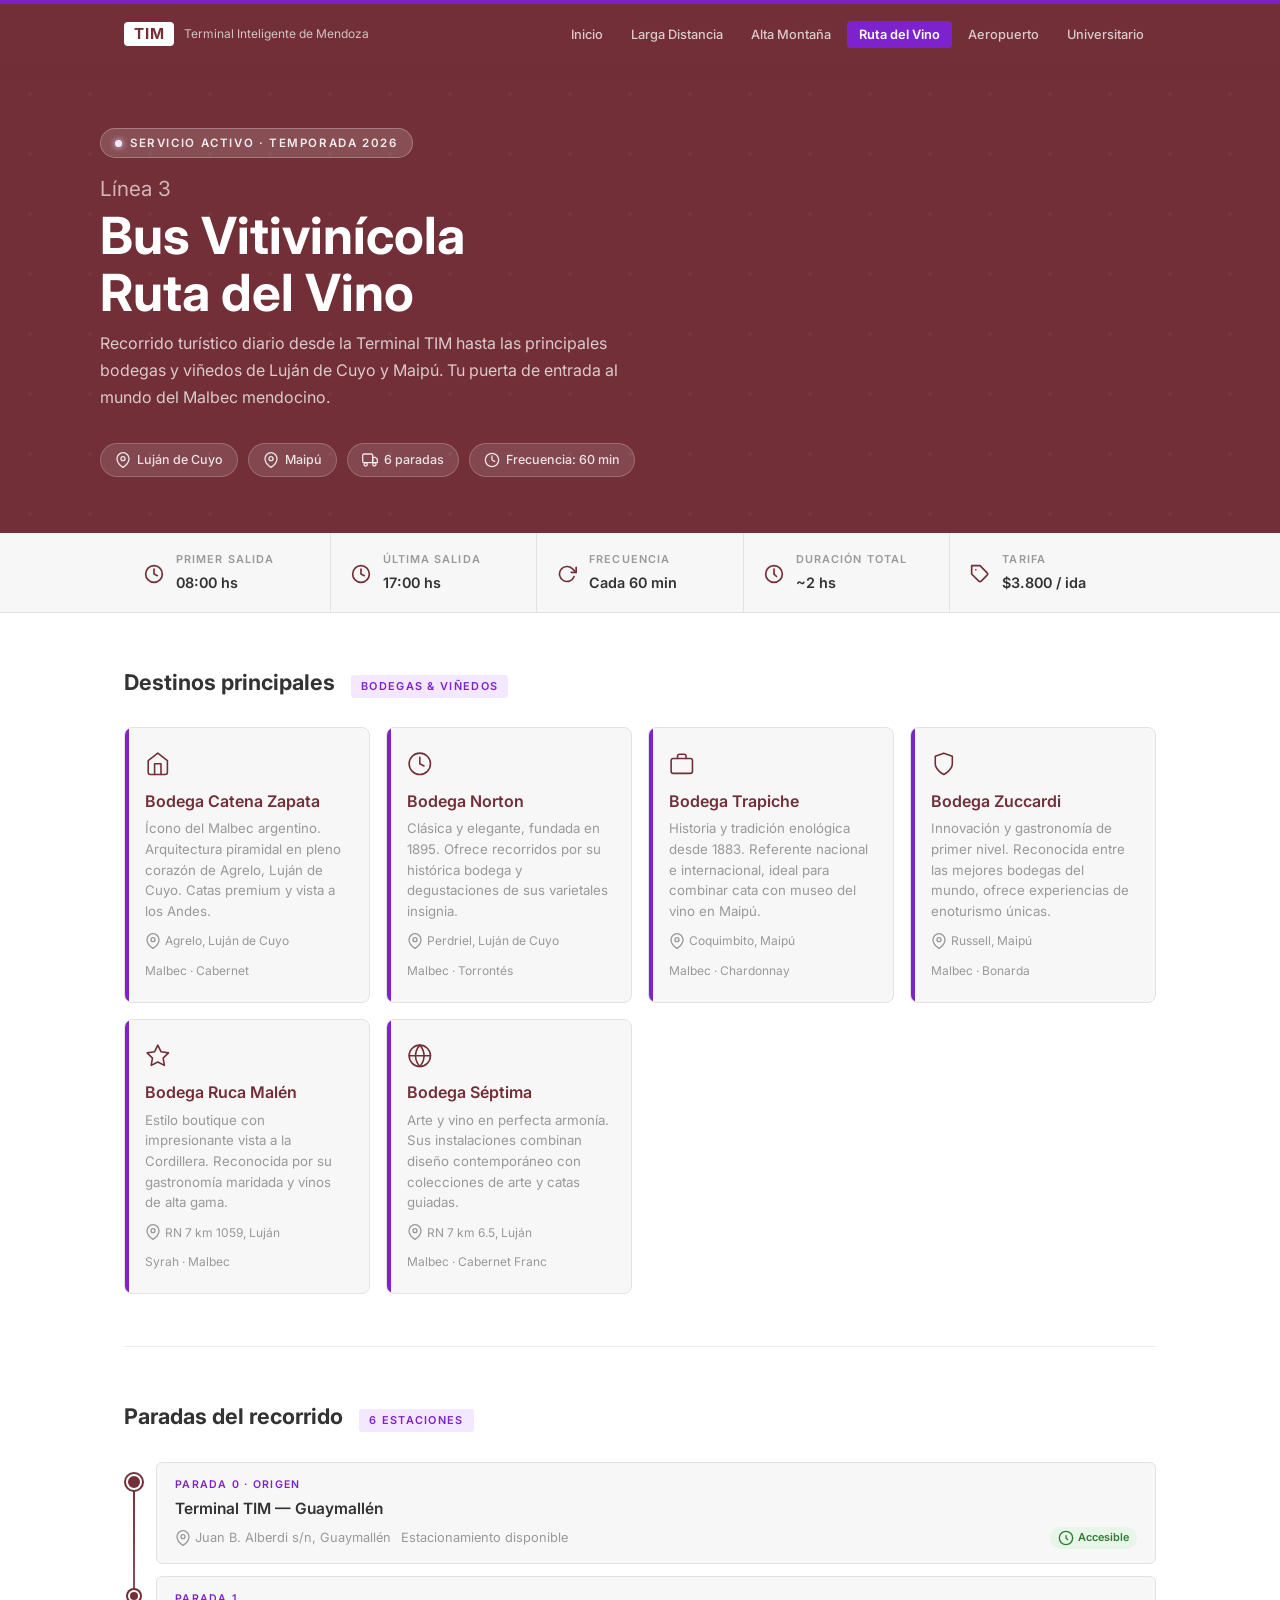
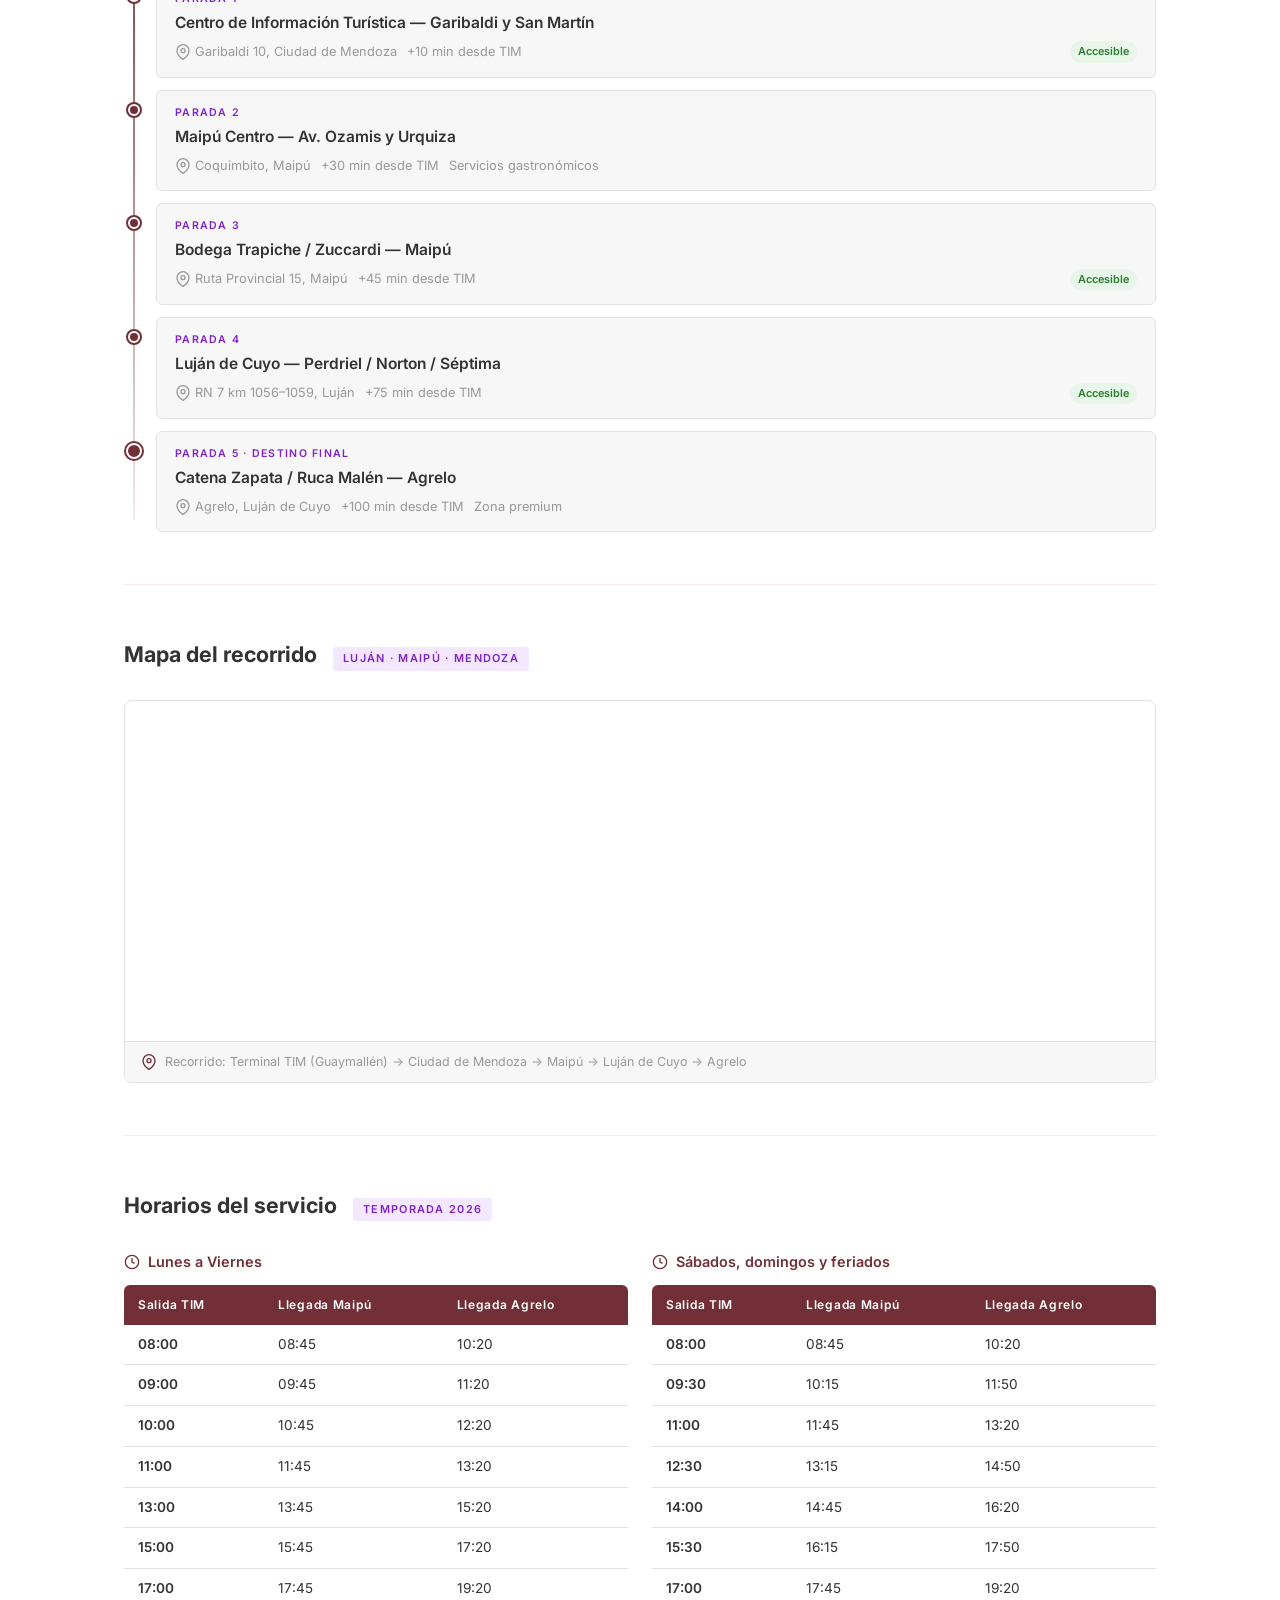
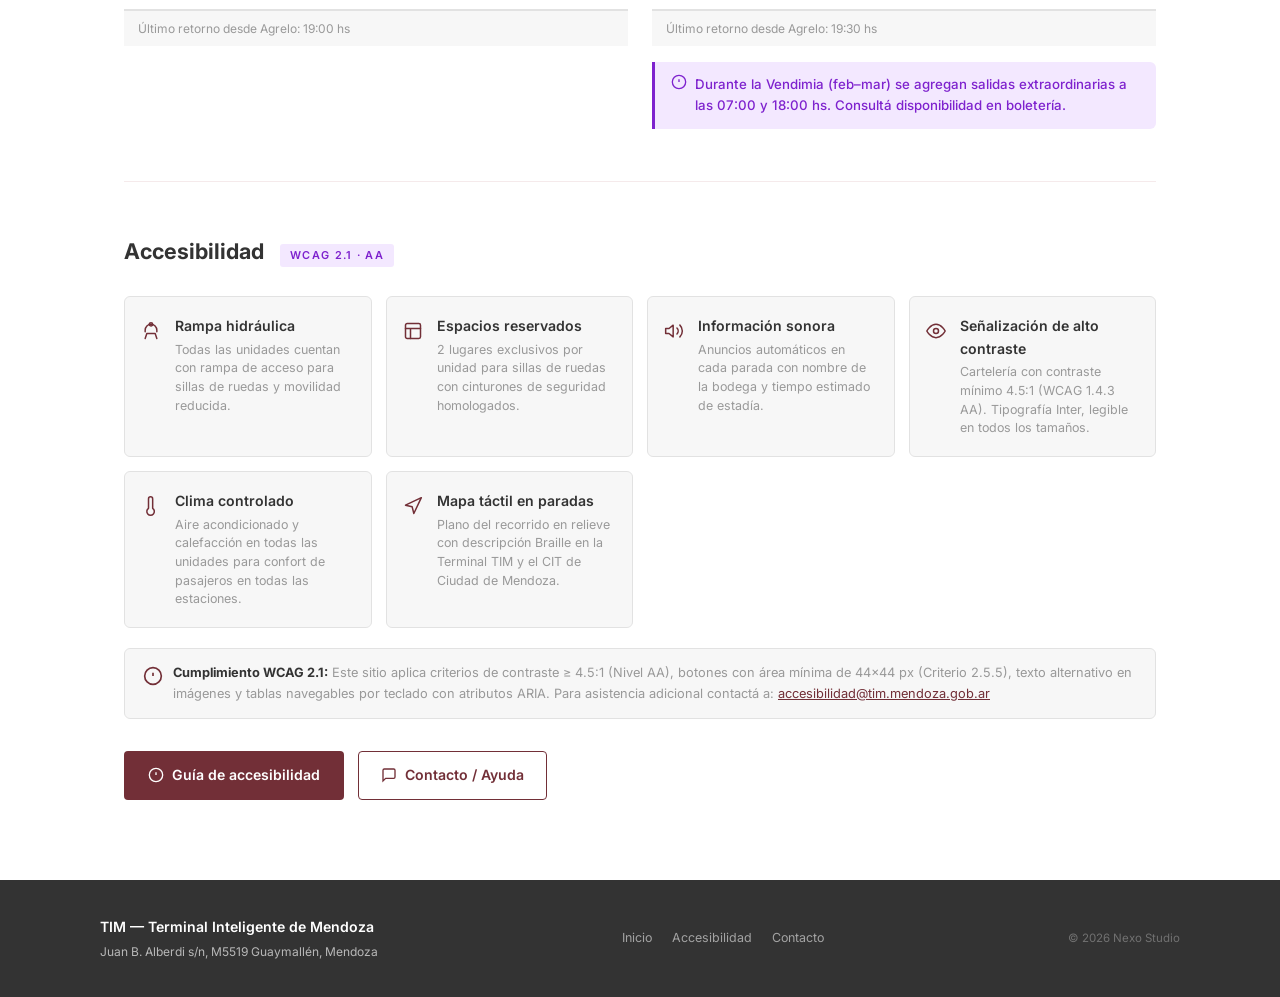
<file: index.html>
<!DOCTYPE html>
<html lang="es">
<head>
  <meta charset="UTF-8" />
  <meta name="viewport" content="width=device-width, initial-scale=1.0" />
  <title>Línea 3 · Ruta del Vino — TIM Mendoza</title>
  <link rel="preconnect" href="https://fonts.googleapis.com" />
  <link rel="preconnect" href="https://fonts.gstatic.com" crossorigin />
  <link href="https://fonts.googleapis.com/css2?family=Inter:wght@300;400;500;600;700&display=swap" rel="stylesheet" />
  <link rel="stylesheet" href="tim-linea3-v2.css" />
</head>
<body>

  <!-- ── Navbar ── -->
  <nav class="navbar" aria-label="Navegación principal">
    <div class="inner">
      <a class="nav-brand" href="https://mrosariopresedo.github.io/nexo-studio-tim/" aria-label="TIM - Terminal Inteligente de Mendoza">
        <div class="nav-logo">TIM</div>
        <span>Terminal Inteligente de Mendoza</span>
      </a>
      <ul class="nav-links">
        <li><a href="index.html">Inicio</a></li>
        <li><a href="larga-distancia.html">Larga Distancia</a></li>
        <li><a href="alta-montana.html">Alta Montaña</a></li>
        <li><a href="linea3-ruta-del-vino.html" class="active" aria-current="page">Ruta del Vino</a></li>
        <li><a href="aeropuerto.html">Aeropuerto</a></li>
        <li><a href="universitario.html">Universitario</a></li>
      </ul>
    </div>
  </nav>

  <!-- ── Hero ── -->
  <header class="hero" role="banner">
    <div class="inner">
      <div class="hero-badge anim">
        <span class="dot" aria-hidden="true"></span>
        Servicio activo · Temporada 2026
      </div>
      <h1 class="anim anim-d1">
        <span>Línea 3</span>
        Bus Vitivinícola<br>Ruta del Vino
      </h1>
      <p class="hero-desc anim anim-d2">
        Recorrido turístico diario desde la Terminal TIM hasta las principales
        bodegas y viñedos de Luján de Cuyo y Maipú. Tu puerta de entrada al
        mundo del Malbec mendocino.
      </p>
      <div class="hero-chips anim anim-d3">
        <div class="chip">
          <!-- ícono location -->
          <svg class="ico ico-sm" aria-hidden="true" viewBox="0 0 24 24" fill="none" stroke="currentColor" stroke-width="2" stroke-linecap="round" stroke-linejoin="round">
            <path d="M21 10c0 7-9 13-9 13S3 17 3 10a9 9 0 0 1 18 0z"/><circle cx="12" cy="10" r="3"/>
          </svg>
          Luján de Cuyo
        </div>
        <div class="chip">
          <svg class="ico ico-sm" aria-hidden="true" viewBox="0 0 24 24" fill="none" stroke="currentColor" stroke-width="2" stroke-linecap="round" stroke-linejoin="round">
            <path d="M21 10c0 7-9 13-9 13S3 17 3 10a9 9 0 0 1 18 0z"/><circle cx="12" cy="10" r="3"/>
          </svg>
          Maipú
        </div>
        <div class="chip">
          <!-- ícono bus -->
          <svg class="ico ico-sm" aria-hidden="true" viewBox="0 0 24 24" fill="none" stroke="currentColor" stroke-width="2" stroke-linecap="round" stroke-linejoin="round">
            <rect x="1" y="3" width="15" height="13" rx="2"/><path d="M16 8h4l3 3v5h-7V8z"/><circle cx="5.5" cy="18.5" r="2.5"/><circle cx="18.5" cy="18.5" r="2.5"/>
          </svg>
          6 paradas
        </div>
        <div class="chip">
          <!-- ícono reloj -->
          <svg class="ico ico-sm" aria-hidden="true" viewBox="0 0 24 24" fill="none" stroke="currentColor" stroke-width="2" stroke-linecap="round" stroke-linejoin="round">
            <circle cx="12" cy="12" r="10"/><polyline points="12 6 12 12 16 14"/>
          </svg>
          Frecuencia: 60 min
        </div>
      </div>
    </div>
  </header>

  <!-- ── Info rápida ── -->
  <div class="info-bar" aria-label="Información rápida del servicio">
    <div class="inner">

      <div class="info-item">
        <div class="info-icon">
          <svg class="ico ico-md" aria-hidden="true" viewBox="0 0 24 24" fill="none" stroke="currentColor" stroke-width="2" stroke-linecap="round" stroke-linejoin="round">
            <circle cx="12" cy="12" r="10"/><polyline points="12 6 12 12 16 14"/>
          </svg>
        </div>
        <div><div class="info-label">Primer salida</div><div class="info-val">08:00 hs</div></div>
      </div>

      <div class="info-item">
        <div class="info-icon">
          <svg class="ico ico-md" aria-hidden="true" viewBox="0 0 24 24" fill="none" stroke="currentColor" stroke-width="2" stroke-linecap="round" stroke-linejoin="round">
            <circle cx="12" cy="12" r="10"/><polyline points="12 6 12 12 16 14"/>
          </svg>
        </div>
        <div><div class="info-label">Última salida</div><div class="info-val">17:00 hs</div></div>
      </div>

      <div class="info-item">
        <div class="info-icon">
          <!-- ícono refresh -->
          <svg class="ico ico-md" aria-hidden="true" viewBox="0 0 24 24" fill="none" stroke="currentColor" stroke-width="2" stroke-linecap="round" stroke-linejoin="round">
            <polyline points="23 4 23 10 17 10"/><path d="M20.49 15a9 9 0 1 1-2.12-9.36L23 10"/>
          </svg>
        </div>
        <div><div class="info-label">Frecuencia</div><div class="info-val">Cada 60 min</div></div>
      </div>

      <div class="info-item">
        <div class="info-icon">
          <!-- ícono timer -->
          <svg class="ico ico-md" aria-hidden="true" viewBox="0 0 24 24" fill="none" stroke="currentColor" stroke-width="2" stroke-linecap="round" stroke-linejoin="round">
            <circle cx="12" cy="12" r="10"/><polyline points="12 6 12 12"/><line x1="12" y1="12" x2="15" y2="15"/>
          </svg>
        </div>
        <div><div class="info-label">Duración total</div><div class="info-val">~2 hs</div></div>
      </div>

      <div class="info-item">
        <div class="info-icon">
          <!-- ícono tag -->
          <svg class="ico ico-md" aria-hidden="true" viewBox="0 0 24 24" fill="none" stroke="currentColor" stroke-width="2" stroke-linecap="round" stroke-linejoin="round">
            <path d="M20.59 13.41l-7.17 7.17a2 2 0 0 1-2.83 0L2 12V2h10l8.59 8.59a2 2 0 0 1 0 2.82z"/><line x1="7" y1="7" x2="7.01" y2="7"/>
          </svg>
        </div>
        <div><div class="info-label">Tarifa</div><div class="info-val">$3.800 / ida</div></div>
      </div>

    </div>
  </div>

  <!-- ── Contenido principal ── -->
  <main class="page-content" id="main-content">

    <!-- DESTINOS -->
    <section aria-labelledby="destinos-h2" class="anim">
      <div class="section-header">
        <h2 id="destinos-h2">Destinos principales</h2>
        <span class="section-tag">Bodegas &amp; Viñedos</span>
      </div>
      <div class="destinos-grid">

        <article class="destino-card">
          <span class="destino-icon">
            <svg class="ico ico-lg" aria-hidden="true" viewBox="0 0 24 24" fill="none" stroke="currentColor" stroke-width="1.5" stroke-linecap="round" stroke-linejoin="round">
              <path d="M3 9l9-7 9 7v11a2 2 0 0 1-2 2H5a2 2 0 0 1-2-2z"/><polyline points="9 22 9 12 15 12 15 22"/>
            </svg>
          </span>
          <div class="destino-name">Bodega Catena Zapata</div>
          <p class="destino-desc">Ícono del Malbec argentino. Arquitectura piramidal en pleno corazón de Agrelo, Luján de Cuyo. Catas premium y vista a los Andes.</p>
          <div class="destino-meta">
            <span>
              <svg class="ico ico-sm" aria-hidden="true" viewBox="0 0 24 24" fill="none" stroke="currentColor" stroke-width="2"><path d="M21 10c0 7-9 13-9 13S3 17 3 10a9 9 0 0 1 18 0z"/><circle cx="12" cy="10" r="3"/></svg>
              Agrelo, Luján de Cuyo
            </span>
            <span>Malbec · Cabernet</span>
          </div>
        </article>

        <article class="destino-card">
          <span class="destino-icon">
            <svg class="ico ico-lg" aria-hidden="true" viewBox="0 0 24 24" fill="none" stroke="currentColor" stroke-width="1.5" stroke-linecap="round" stroke-linejoin="round">
              <path d="M12 2a10 10 0 0 1 10 10c0 5.52-4.48 10-10 10S2 17.52 2 12 6.48 2 12 2z"/><path d="M12 6v6l4 2"/>
            </svg>
          </span>
          <div class="destino-name">Bodega Norton</div>
          <p class="destino-desc">Clásica y elegante, fundada en 1895. Ofrece recorridos por su histórica bodega y degustaciones de sus varietales insignia.</p>
          <div class="destino-meta">
            <span>
              <svg class="ico ico-sm" aria-hidden="true" viewBox="0 0 24 24" fill="none" stroke="currentColor" stroke-width="2"><path d="M21 10c0 7-9 13-9 13S3 17 3 10a9 9 0 0 1 18 0z"/><circle cx="12" cy="10" r="3"/></svg>
              Perdriel, Luján de Cuyo
            </span>
            <span>Malbec · Torrontés</span>
          </div>
        </article>

        <article class="destino-card">
          <span class="destino-icon">
            <svg class="ico ico-lg" aria-hidden="true" viewBox="0 0 24 24" fill="none" stroke="currentColor" stroke-width="1.5" stroke-linecap="round" stroke-linejoin="round">
              <rect x="2" y="7" width="20" height="14" rx="2"/><path d="M16 7V5a2 2 0 0 0-2-2h-4a2 2 0 0 0-2 2v2"/>
            </svg>
          </span>
          <div class="destino-name">Bodega Trapiche</div>
          <p class="destino-desc">Historia y tradición enológica desde 1883. Referente nacional e internacional, ideal para combinar cata con museo del vino en Maipú.</p>
          <div class="destino-meta">
            <span>
              <svg class="ico ico-sm" aria-hidden="true" viewBox="0 0 24 24" fill="none" stroke="currentColor" stroke-width="2"><path d="M21 10c0 7-9 13-9 13S3 17 3 10a9 9 0 0 1 18 0z"/><circle cx="12" cy="10" r="3"/></svg>
              Coquimbito, Maipú
            </span>
            <span>Malbec · Chardonnay</span>
          </div>
        </article>

        <article class="destino-card">
          <span class="destino-icon">
            <svg class="ico ico-lg" aria-hidden="true" viewBox="0 0 24 24" fill="none" stroke="currentColor" stroke-width="1.5" stroke-linecap="round" stroke-linejoin="round">
              <path d="M12 22s8-4 8-10V5l-8-3-8 3v7c0 6 8 10 8 10z"/>
            </svg>
          </span>
          <div class="destino-name">Bodega Zuccardi</div>
          <p class="destino-desc">Innovación y gastronomía de primer nivel. Reconocida entre las mejores bodegas del mundo, ofrece experiencias de enoturismo únicas.</p>
          <div class="destino-meta">
            <span>
              <svg class="ico ico-sm" aria-hidden="true" viewBox="0 0 24 24" fill="none" stroke="currentColor" stroke-width="2"><path d="M21 10c0 7-9 13-9 13S3 17 3 10a9 9 0 0 1 18 0z"/><circle cx="12" cy="10" r="3"/></svg>
              Russell, Maipú
            </span>
            <span>Malbec · Bonarda</span>
          </div>
        </article>

        <article class="destino-card">
          <span class="destino-icon">
            <svg class="ico ico-lg" aria-hidden="true" viewBox="0 0 24 24" fill="none" stroke="currentColor" stroke-width="1.5" stroke-linecap="round" stroke-linejoin="round">
              <polygon points="12 2 15.09 8.26 22 9.27 17 14.14 18.18 21.02 12 17.77 5.82 21.02 7 14.14 2 9.27 8.91 8.26 12 2"/>
            </svg>
          </span>
          <div class="destino-name">Bodega Ruca Malén</div>
          <p class="destino-desc">Estilo boutique con impresionante vista a la Cordillera. Reconocida por su gastronomía maridada y vinos de alta gama.</p>
          <div class="destino-meta">
            <span>
              <svg class="ico ico-sm" aria-hidden="true" viewBox="0 0 24 24" fill="none" stroke="currentColor" stroke-width="2"><path d="M21 10c0 7-9 13-9 13S3 17 3 10a9 9 0 0 1 18 0z"/><circle cx="12" cy="10" r="3"/></svg>
              RN 7 km 1059, Luján
            </span>
            <span>Syrah · Malbec</span>
          </div>
        </article>

        <article class="destino-card">
          <span class="destino-icon">
            <svg class="ico ico-lg" aria-hidden="true" viewBox="0 0 24 24" fill="none" stroke="currentColor" stroke-width="1.5" stroke-linecap="round" stroke-linejoin="round">
              <circle cx="12" cy="12" r="10"/><line x1="2" y1="12" x2="22" y2="12"/><path d="M12 2a15.3 15.3 0 0 1 4 10 15.3 15.3 0 0 1-4 10 15.3 15.3 0 0 1-4-10 15.3 15.3 0 0 1 4-10z"/>
            </svg>
          </span>
          <div class="destino-name">Bodega Séptima</div>
          <p class="destino-desc">Arte y vino en perfecta armonía. Sus instalaciones combinan diseño contemporáneo con colecciones de arte y catas guiadas.</p>
          <div class="destino-meta">
            <span>
              <svg class="ico ico-sm" aria-hidden="true" viewBox="0 0 24 24" fill="none" stroke="currentColor" stroke-width="2"><path d="M21 10c0 7-9 13-9 13S3 17 3 10a9 9 0 0 1 18 0z"/><circle cx="12" cy="10" r="3"/></svg>
              RN 7 km 6.5, Luján
            </span>
            <span>Malbec · Cabernet Franc</span>
          </div>
        </article>

      </div>
    </section>

    <hr class="section-divider" aria-hidden="true" />

    <!-- PARADAS -->
    <section aria-labelledby="paradas-h2" class="anim anim-d1">
      <div class="section-header">
        <h2 id="paradas-h2">Paradas del recorrido</h2>
        <span class="section-tag">6 estaciones</span>
      </div>
      <div class="paradas-list" role="list">

        <div class="parada" role="listitem">
          <div class="parada-dot terminal" aria-hidden="true"></div>
          <div class="parada-content">
            <div class="parada-num">Parada 0 · Origen</div>
            <div class="parada-name">Terminal TIM — Guaymallén</div>
            <div class="parada-info">
              <span>
                <svg class="ico ico-sm" aria-hidden="true" viewBox="0 0 24 24" fill="none" stroke="currentColor" stroke-width="2"><path d="M21 10c0 7-9 13-9 13S3 17 3 10a9 9 0 0 1 18 0z"/><circle cx="12" cy="10" r="3"/></svg>
                Juan B. Alberdi s/n, Guaymallén
              </span>
              <span>Estacionamiento disponible</span>
              <span class="badge-acceso">
                <svg class="ico ico-sm" aria-hidden="true" viewBox="0 0 24 24" fill="none" stroke="currentColor" stroke-width="2"><circle cx="12" cy="12" r="10"/><path d="M12 8v4l3 3"/></svg>
                Accesible
              </span>
            </div>
          </div>
        </div>

        <div class="parada" role="listitem">
          <div class="parada-dot" aria-hidden="true"></div>
          <div class="parada-content">
            <div class="parada-num">Parada 1</div>
            <div class="parada-name">Centro de Información Turística — Garibaldi y San Martín</div>
            <div class="parada-info">
              <span>
                <svg class="ico ico-sm" aria-hidden="true" viewBox="0 0 24 24" fill="none" stroke="currentColor" stroke-width="2"><path d="M21 10c0 7-9 13-9 13S3 17 3 10a9 9 0 0 1 18 0z"/><circle cx="12" cy="10" r="3"/></svg>
                Garibaldi 10, Ciudad de Mendoza
              </span>
              <span>+10 min desde TIM</span>
              <span class="badge-acceso">Accesible</span>
            </div>
          </div>
        </div>

        <div class="parada" role="listitem">
          <div class="parada-dot" aria-hidden="true"></div>
          <div class="parada-content">
            <div class="parada-num">Parada 2</div>
            <div class="parada-name">Maipú Centro — Av. Ozamis y Urquiza</div>
            <div class="parada-info">
              <span>
                <svg class="ico ico-sm" aria-hidden="true" viewBox="0 0 24 24" fill="none" stroke="currentColor" stroke-width="2"><path d="M21 10c0 7-9 13-9 13S3 17 3 10a9 9 0 0 1 18 0z"/><circle cx="12" cy="10" r="3"/></svg>
                Coquimbito, Maipú
              </span>
              <span>+30 min desde TIM</span>
              <span>Servicios gastronómicos</span>
            </div>
          </div>
        </div>

        <div class="parada" role="listitem">
          <div class="parada-dot" aria-hidden="true"></div>
          <div class="parada-content">
            <div class="parada-num">Parada 3</div>
            <div class="parada-name">Bodega Trapiche / Zuccardi — Maipú</div>
            <div class="parada-info">
              <span>
                <svg class="ico ico-sm" aria-hidden="true" viewBox="0 0 24 24" fill="none" stroke="currentColor" stroke-width="2"><path d="M21 10c0 7-9 13-9 13S3 17 3 10a9 9 0 0 1 18 0z"/><circle cx="12" cy="10" r="3"/></svg>
                Ruta Provincial 15, Maipú
              </span>
              <span>+45 min desde TIM</span>
              <span class="badge-acceso">Accesible</span>
            </div>
          </div>
        </div>

        <div class="parada" role="listitem">
          <div class="parada-dot" aria-hidden="true"></div>
          <div class="parada-content">
            <div class="parada-num">Parada 4</div>
            <div class="parada-name">Luján de Cuyo — Perdriel / Norton / Séptima</div>
            <div class="parada-info">
              <span>
                <svg class="ico ico-sm" aria-hidden="true" viewBox="0 0 24 24" fill="none" stroke="currentColor" stroke-width="2"><path d="M21 10c0 7-9 13-9 13S3 17 3 10a9 9 0 0 1 18 0z"/><circle cx="12" cy="10" r="3"/></svg>
                RN 7 km 1056–1059, Luján
              </span>
              <span>+75 min desde TIM</span>
              <span class="badge-acceso">Accesible</span>
            </div>
          </div>
        </div>

        <div class="parada" role="listitem">
          <div class="parada-dot terminal" aria-hidden="true"></div>
          <div class="parada-content">
            <div class="parada-num">Parada 5 · Destino final</div>
            <div class="parada-name">Catena Zapata / Ruca Malén — Agrelo</div>
            <div class="parada-info">
              <span>
                <svg class="ico ico-sm" aria-hidden="true" viewBox="0 0 24 24" fill="none" stroke="currentColor" stroke-width="2"><path d="M21 10c0 7-9 13-9 13S3 17 3 10a9 9 0 0 1 18 0z"/><circle cx="12" cy="10" r="3"/></svg>
                Agrelo, Luján de Cuyo
              </span>
              <span>+100 min desde TIM</span>
              <span>Zona premium</span>
            </div>
          </div>
        </div>

      </div>
    </section>

    <hr class="section-divider" aria-hidden="true" />

    <!-- MAPA -->
    <section aria-labelledby="mapa-h2" class="anim anim-d2">
      <div class="section-header">
        <h2 id="mapa-h2">Mapa del recorrido</h2>
        <span class="section-tag">Luján · Maipú · Mendoza</span>
      </div>
      <div class="mapa-wrap">
        <iframe
          src="https://www.google.com/maps/embed?pb=!1m18!1m12!1m3!1d53543.91!2d-68.8920!3d-33.0090!2m3!1f0!2f0!3f0!3m2!1i1024!2i768!4f13.1!3m3!1m2!1s0x967e09d6e4a1c3c7%3A0x2f4a3c5b6e7d8f9a!2sLuj%C3%A1n%20de%20Cuyo%2C%20Mendoza!5e0!3m2!1ses!2sar!4v1716000000000"
          allowfullscreen=""
          loading="lazy"
          referrerpolicy="no-referrer-when-downgrade"
          title="Mapa del recorrido Línea 3 Ruta del Vino"
          aria-label="Mapa interactivo del recorrido de la Línea 3"
        ></iframe>
        <div class="mapa-caption">
          <svg class="ico ico-sm" aria-hidden="true" viewBox="0 0 24 24" fill="none" stroke="currentColor" stroke-width="2"><path d="M21 10c0 7-9 13-9 13S3 17 3 10a9 9 0 0 1 18 0z"/><circle cx="12" cy="10" r="3"/></svg>
          Recorrido: Terminal TIM (Guaymallén) → Ciudad de Mendoza → Maipú → Luján de Cuyo → Agrelo
        </div>
      </div>
    </section>

    <hr class="section-divider" aria-hidden="true" />

    <!-- HORARIOS -->
    <section aria-labelledby="horarios-h2" class="anim anim-d1">
      <div class="section-header">
        <h2 id="horarios-h2">Horarios del servicio</h2>
        <span class="section-tag">Temporada 2026</span>
      </div>
      <div class="horarios-grid">

        <div class="horario-block">
          <h3>
            <svg class="ico ico-sm" aria-hidden="true" viewBox="0 0 24 24" fill="none" stroke="currentColor" stroke-width="2"><circle cx="12" cy="12" r="10"/><polyline points="12 6 12 12 16 14"/></svg>
            Lunes a Viernes
          </h3>
          <table class="tabla-horarios" aria-label="Horarios de lunes a viernes">
            <thead>
              <tr>
                <th scope="col">Salida TIM</th>
                <th scope="col">Llegada Maipú</th>
                <th scope="col">Llegada Agrelo</th>
              </tr>
            </thead>
            <tbody>
              <tr><td>08:00</td><td>08:45</td><td>10:20</td></tr>
              <tr><td>09:00</td><td>09:45</td><td>11:20</td></tr>
              <tr><td>10:00</td><td>10:45</td><td>12:20</td></tr>
              <tr><td>11:00</td><td>11:45</td><td>13:20</td></tr>
              <tr><td>13:00</td><td>13:45</td><td>15:20</td></tr>
              <tr><td>15:00</td><td>15:45</td><td>17:20</td></tr>
              <tr><td>17:00</td><td>17:45</td><td>19:20</td></tr>
            </tbody>
            <tfoot>
              <tr><td colspan="3">Último retorno desde Agrelo: 19:00 hs</td></tr>
            </tfoot>
          </table>
        </div>

        <div class="horario-block">
          <h3>
            <svg class="ico ico-sm" aria-hidden="true" viewBox="0 0 24 24" fill="none" stroke="currentColor" stroke-width="2"><circle cx="12" cy="12" r="10"/><polyline points="12 6 12 12 16 14"/></svg>
            Sábados, domingos y feriados
          </h3>
          <table class="tabla-horarios" aria-label="Horarios de fines de semana y feriados">
            <thead>
              <tr>
                <th scope="col">Salida TIM</th>
                <th scope="col">Llegada Maipú</th>
                <th scope="col">Llegada Agrelo</th>
              </tr>
            </thead>
            <tbody>
              <tr><td>08:00</td><td>08:45</td><td>10:20</td></tr>
              <tr><td>09:30</td><td>10:15</td><td>11:50</td></tr>
              <tr><td>11:00</td><td>11:45</td><td>13:20</td></tr>
              <tr><td>12:30</td><td>13:15</td><td>14:50</td></tr>
              <tr><td>14:00</td><td>14:45</td><td>16:20</td></tr>
              <tr><td>15:30</td><td>16:15</td><td>17:50</td></tr>
              <tr><td>17:00</td><td>17:45</td><td>19:20</td></tr>
            </tbody>
            <tfoot>
              <tr><td colspan="3">Último retorno desde Agrelo: 19:30 hs</td></tr>
            </tfoot>
          </table>
          <div class="frecuencia-note" role="note">
            <svg class="ico ico-sm" aria-hidden="true" viewBox="0 0 24 24" fill="none" stroke="currentColor" stroke-width="2"><circle cx="12" cy="12" r="10"/><line x1="12" y1="8" x2="12" y2="12"/><line x1="12" y1="16" x2="12.01" y2="16"/></svg>
            Durante la Vendimia (feb–mar) se agregan salidas extraordinarias a las 07:00 y 18:00 hs. Consultá disponibilidad en boletería.
          </div>
        </div>

      </div>
    </section>

    <hr class="section-divider" aria-hidden="true" />

    <!-- ACCESIBILIDAD -->
    <section aria-labelledby="acceso-h2" class="anim anim-d2">
      <div class="section-header">
        <h2 id="acceso-h2">Accesibilidad</h2>
        <span class="section-tag">WCAG 2.1 · AA</span>
      </div>
      <div class="accesibilidad-grid">

        <div class="acceso-item">
          <div class="acceso-ico">
            <svg class="ico ico-md" aria-hidden="true" viewBox="0 0 24 24" fill="none" stroke="currentColor" stroke-width="1.8" stroke-linecap="round" stroke-linejoin="round">
              <circle cx="12" cy="4" r="2"/><path d="M19 13v-2a7 7 0 0 0-14 0v2"/><path d="M5 21l2-6h10l2 6"/>
            </svg>
          </div>
          <div class="acceso-text">
            <h4>Rampa hidráulica</h4>
            <p>Todas las unidades cuentan con rampa de acceso para sillas de ruedas y movilidad reducida.</p>
          </div>
        </div>

        <div class="acceso-item">
          <div class="acceso-ico">
            <svg class="ico ico-md" aria-hidden="true" viewBox="0 0 24 24" fill="none" stroke="currentColor" stroke-width="1.8" stroke-linecap="round" stroke-linejoin="round">
              <rect x="3" y="3" width="18" height="18" rx="2"/><path d="M3 9h18M9 21V9"/>
            </svg>
          </div>
          <div class="acceso-text">
            <h4>Espacios reservados</h4>
            <p>2 lugares exclusivos por unidad para sillas de ruedas con cinturones de seguridad homologados.</p>
          </div>
        </div>

        <div class="acceso-item">
          <div class="acceso-ico">
            <svg class="ico ico-md" aria-hidden="true" viewBox="0 0 24 24" fill="none" stroke="currentColor" stroke-width="1.8" stroke-linecap="round" stroke-linejoin="round">
              <polygon points="11 5 6 9 2 9 2 15 6 15 11 19 11 5"/><path d="M19.07 4.93a10 10 0 0 1 0 14.14M15.54 8.46a5 5 0 0 1 0 7.07"/>
            </svg>
          </div>
          <div class="acceso-text">
            <h4>Información sonora</h4>
            <p>Anuncios automáticos en cada parada con nombre de la bodega y tiempo estimado de estadía.</p>
          </div>
        </div>

        <div class="acceso-item">
          <div class="acceso-ico">
            <svg class="ico ico-md" aria-hidden="true" viewBox="0 0 24 24" fill="none" stroke="currentColor" stroke-width="1.8" stroke-linecap="round" stroke-linejoin="round">
              <path d="M1 12s4-8 11-8 11 8 11 8-4 8-11 8-11-8-11-8z"/><circle cx="12" cy="12" r="3"/>
            </svg>
          </div>
          <div class="acceso-text">
            <h4>Señalización de alto contraste</h4>
            <p>Cartelería con contraste mínimo 4.5:1 (WCAG 1.4.3 AA). Tipografía Inter, legible en todos los tamaños.</p>
          </div>
        </div>

        <div class="acceso-item">
          <div class="acceso-ico">
            <svg class="ico ico-md" aria-hidden="true" viewBox="0 0 24 24" fill="none" stroke="currentColor" stroke-width="1.8" stroke-linecap="round" stroke-linejoin="round">
              <path d="M14 14.76V3.5a2.5 2.5 0 0 0-5 0v11.26a4.5 4.5 0 1 0 5 0z"/>
            </svg>
          </div>
          <div class="acceso-text">
            <h4>Clima controlado</h4>
            <p>Aire acondicionado y calefacción en todas las unidades para confort de pasajeros en todas las estaciones.</p>
          </div>
        </div>

        <div class="acceso-item">
          <div class="acceso-ico">
            <svg class="ico ico-md" aria-hidden="true" viewBox="0 0 24 24" fill="none" stroke="currentColor" stroke-width="1.8" stroke-linecap="round" stroke-linejoin="round">
              <polygon points="3 11 22 2 13 21 11 13 3 11"/>
            </svg>
          </div>
          <div class="acceso-text">
            <h4>Mapa táctil en paradas</h4>
            <p>Plano del recorrido en relieve con descripción Braille en la Terminal TIM y el CIT de Ciudad de Mendoza.</p>
          </div>
        </div>

      </div>

      <div class="wcag-note" role="complementary" aria-label="Nota sobre estándares de accesibilidad">
        <div class="wcag-ico">
          <svg class="ico ico-md" aria-hidden="true" viewBox="0 0 24 24" fill="none" stroke="currentColor" stroke-width="2"><circle cx="12" cy="12" r="10"/><line x1="12" y1="8" x2="12" y2="12"/><line x1="12" y1="16" x2="12.01" y2="16"/></svg>
        </div>
        <span>
          <strong>Cumplimiento WCAG 2.1:</strong> Este sitio aplica criterios de contraste ≥ 4.5:1 (Nivel AA), botones con área mínima de 44×44 px (Criterio 2.5.5), texto alternativo en imágenes y tablas navegables por teclado con atributos ARIA. Para asistencia adicional contactá a:
          <a href="mailto:accesibilidad@tim.mendoza.gob.ar">accesibilidad@tim.mendoza.gob.ar</a>
        </span>
      </div>

      <div class="btn-row">
        <a href="accesibilidad.html" class="btn-primary">
          <svg class="ico ico-sm" aria-hidden="true" viewBox="0 0 24 24" fill="none" stroke="currentColor" stroke-width="2"><circle cx="12" cy="12" r="10"/><line x1="12" y1="8" x2="12" y2="12"/><line x1="12" y1="16" x2="12.01" y2="16"/></svg>
          Guía de accesibilidad
        </a>
        <a href="contacto.html" class="btn-secondary">
          <svg class="ico ico-sm" aria-hidden="true" viewBox="0 0 24 24" fill="none" stroke="currentColor" stroke-width="2"><path d="M21 15a2 2 0 0 1-2 2H7l-4 4V5a2 2 0 0 1 2-2h14a2 2 0 0 1 2 2z"/></svg>
          Contacto / Ayuda
        </a>
      </div>
    </section>

  </main>

  <!-- ── Footer ── -->
  <footer role="contentinfo">
    <div class="footer-inner">
      <div>
        <div class="footer-brand">TIM — Terminal Inteligente de Mendoza</div>
        <div class="footer-addr">Juan B. Alberdi s/n, M5519 Guaymallén, Mendoza</div>
      </div>
      <ul class="footer-links" aria-label="Links del pie de página">
        <li><a href="index.html">Inicio</a></li>
        <li><a href="accesibilidad.html">Accesibilidad</a></li>
        <li><a href="contacto.html">Contacto</a></li>
      </ul>
      <div class="footer-copy">© 2026 Nexo Studio</div>
    </div>
  </footer>

</body>
</html>
</file>
<file: tim-linea3-v2.css>
/* =====================================================
   TIM — Terminal Inteligente de Mendoza
   Línea 3 · Ruta del Vino — Hoja de estilos
   UI Kit: #722F37 · #FFFFFF · #333333 · #F5EAEB · #F7F7F7
   Tipografía: Inter (Google Fonts)
===================================================== */

*, *::before, *::after { box-sizing: border-box; margin: 0; padding: 0; }

:root {
  --borgona:    #722F37;
  --borgona-lt: #F5EAEB;
  --borgona-dk: #5a2229;
  --blanco:     #FFFFFF;
  --gris-texto: #333333;
  --gris-fondo: #F7F7F7;
  --gris-mid:   #999;
  --gris-borde: #e2e2e2;
  --max-w: 1080px;

  /* ── Acento Línea 3 · Ruta del Vino ── */
  --linea:      #7E22CE;
  --linea-lt:   #F3E8FF;
}

/* Franja de color de línea arriba de todo */
body::before {
  content: '';
  display: block;
  height: 4px;
  background: var(--linea);
}

html { scroll-behavior: smooth; }

body {
  font-family: 'Inter', sans-serif;
  background: var(--blanco);
  color: var(--gris-texto);
  font-size: 16px;
  line-height: 1.6;
  -webkit-font-smoothing: antialiased;
}

/* ── Animaciones ─────────────────────────────── */
@keyframes fadeUp {
  from { opacity: 0; transform: translateY(20px); }
  to   { opacity: 1; transform: translateY(0); }
}
@keyframes pulse {
  0%, 100% { opacity: 1; } 50% { opacity: 0.4; }
}
.anim    { animation: fadeUp 0.5s ease both; }
.anim-d1 { animation-delay: 0.1s; }
.anim-d2 { animation-delay: 0.2s; }
.anim-d3 { animation-delay: 0.3s; }
.anim-d4 { animation-delay: 0.4s; }

/* ── Íconos SVG ──────────────────────────────── */
.ico     { display: inline-block; vertical-align: middle; flex-shrink: 0; }
.ico-lg  { width: 1.6rem;  height: 1.6rem; }
.ico-md  { width: 1.25rem; height: 1.25rem; }
.ico-sm  { width: 1rem;    height: 1rem; }

/* ── Navbar — UI Kit §04 ─────────────────────── */
.navbar {
  background: var(--borgona);
  position: sticky;
  top: 0;
  z-index: 100;
  height: 60px;
  display: flex;
  align-items: center;
  box-shadow: 0 2px 12px rgba(114,47,55,0.25);
}
.navbar .inner {
  max-width: var(--max-w);
  margin: 0 auto;
  padding: 0 24px;
  width: 100%;
  display: flex;
  align-items: center;
  justify-content: space-between;
}
.nav-brand {
  display: flex;
  align-items: center;
  gap: 10px;
  text-decoration: none;
}
.nav-logo {
  background: var(--blanco);
  color: var(--borgona);
  font-size: 0.95rem;
  font-weight: 700;
  letter-spacing: 0.05em;
  padding: 4px 10px;
  border-radius: 4px;
  line-height: 1;
}
.nav-brand span {
  color: rgba(255,255,255,0.7);
  font-size: 0.75rem;
  font-weight: 400;
}
.nav-links { display: flex; list-style: none; gap: 4px; }
.nav-links a {
  color: rgba(255,255,255,0.75);
  text-decoration: none;
  font-size: 0.8rem;
  font-weight: 500;
  padding: 6px 12px;
  border-radius: 4px;
  transition: background 0.2s, color 0.2s;
}
.nav-links a:hover  { color: #fff; background: rgba(255,255,255,0.12); }
.nav-links a.active { color: #fff; background: var(--linea); font-weight: 600; }

/* ── Hero ────────────────────────────────────── */
.hero {
  background: var(--borgona);
  padding: 64px 24px 56px;
  position: relative;
  overflow: hidden;
}
.hero::before {
  content: '';
  position: absolute;
  inset: 0;
  background: url("data:image/svg+xml,%3Csvg width='60' height='60' viewBox='0 0 60 60' xmlns='http://www.w3.org/2000/svg'%3E%3Cg fill='%23ffffff' fill-opacity='0.04'%3E%3Ccircle cx='30' cy='30' r='2'/%3E%3C/g%3E%3C/svg%3E");
  pointer-events: none;
}
.hero .inner { max-width: var(--max-w); margin: 0 auto; position: relative; }
.hero-badge {
  display: inline-flex;
  align-items: center;
  gap: 8px;
  background: rgba(255,255,255,0.15);
  border: 1px solid rgba(255,255,255,0.25);
  color: rgba(255,255,255,0.9);
  font-size: 0.72rem;
  font-weight: 600;
  letter-spacing: 0.14em;
  text-transform: uppercase;
  padding: 5px 14px;
  border-radius: 99px;
  margin-bottom: 20px;
}
.hero-badge .dot {
  width: 7px; height: 7px;
  border-radius: 50%;
  background: var(--linea-lt);
  box-shadow: 0 0 6px var(--linea-lt);
  animation: pulse 2s infinite;
}
.hero h1 {
  font-size: clamp(2rem, 5vw, 3.2rem);
  font-weight: 700;
  color: #fff;
  line-height: 1.1;
  margin-bottom: 10px;
}
.hero h1 span {
  display: block;
  font-size: clamp(1rem, 2.5vw, 1.3rem);
  font-weight: 400;
  color: rgba(255,255,255,0.65);
  margin-bottom: 6px;
}
.hero-desc {
  font-size: 1rem;
  color: rgba(255,255,255,0.75);
  max-width: 520px;
  margin-bottom: 32px;
  line-height: 1.7;
}
.hero-chips { display: flex; flex-wrap: wrap; gap: 10px; }
.chip {
  background: rgba(255,255,255,0.12);
  border: 1px solid rgba(255,255,255,0.2);
  color: rgba(255,255,255,0.85);
  font-size: 0.78rem;
  font-weight: 500;
  padding: 6px 14px;
  border-radius: 99px;
  display: flex;
  align-items: center;
  gap: 6px;
}

/* ── Info rápida ─────────────────────────────── */
.info-bar { background: var(--gris-fondo); border-bottom: 1px solid var(--gris-borde); }
.info-bar .inner {
  max-width: var(--max-w);
  margin: 0 auto;
  padding: 0 24px;
  display: flex;
  flex-wrap: wrap;
}
.info-item {
  flex: 1;
  min-width: 160px;
  padding: 18px 20px;
  border-right: 1px solid var(--gris-borde);
  display: flex;
  align-items: center;
  gap: 12px;
}
.info-item:last-child { border-right: none; }
.info-icon { color: var(--borgona); flex-shrink: 0; }
.info-label {
  font-size: 0.68rem;
  font-weight: 600;
  letter-spacing: 0.1em;
  text-transform: uppercase;
  color: var(--gris-mid);
  margin-bottom: 2px;
}
.info-val { font-size: 0.9rem; font-weight: 600; color: var(--gris-texto); }

/* ── Layout principal ────────────────────────── */
.page-content { max-width: var(--max-w); margin: 0 auto; padding: 52px 24px 80px; }

/* ── Section header ──────────────────────────── */
.section-header { display: flex; align-items: baseline; gap: 16px; margin-bottom: 28px; }
.section-header h2 { font-size: 1.35rem; font-weight: 700; color: var(--gris-texto); }
.section-tag {
  font-size: 0.68rem;
  font-weight: 600;
  letter-spacing: 0.12em;
  text-transform: uppercase;
  color: var(--linea);
  background: var(--linea-lt);
  padding: 3px 10px;
  border-radius: 3px;
}
.section-divider { border: none; border-top: 1.5px solid var(--borgona-lt); margin: 52px 0; }

/* ── Destinos cards — UI Kit §05 ─────────────── */
.destinos-grid { display: grid; grid-template-columns: repeat(auto-fit, minmax(240px, 1fr)); gap: 16px; }
.destino-card {
  background: var(--gris-fondo);
  border: 1px solid var(--gris-borde);
  border-radius: 8px;
  padding: 22px 20px;
  transition: transform 0.25s ease, box-shadow 0.25s ease, border-color 0.25s ease;
  position: relative;
  overflow: hidden;
}
.destino-card::before {
  content: '';
  position: absolute;
  top: 0; left: 0;
  width: 4px; height: 100%;
  background: var(--linea);
  border-radius: 4px 0 0 4px;
}
.destino-card:hover {
  transform: translateY(-4px);
  box-shadow: 0 10px 28px rgba(114,47,55,0.12);
  border-color: var(--borgona-lt);
}
.destino-icon { color: var(--borgona); margin-bottom: 12px; display: block; }
.destino-name { font-size: 1rem; font-weight: 600; color: var(--borgona); margin-bottom: 4px; }
.destino-desc { font-size: 0.83rem; color: var(--gris-mid); line-height: 1.55; margin-bottom: 10px; }
.destino-meta { font-size: 0.75rem; color: var(--gris-mid); display: flex; flex-wrap: wrap; gap: 10px; }
.destino-meta span { display: flex; align-items: center; gap: 4px; }

/* ── Paradas timeline ────────────────────────── */
.paradas-list { position: relative; padding-left: 32px; }
.paradas-list::before {
  content: '';
  position: absolute;
  left: 9px; top: 12px; bottom: 12px;
  width: 2px;
  background: linear-gradient(to bottom, var(--borgona), var(--borgona-lt));
}
.parada { position: relative; }
.parada-dot {
  position: absolute;
  left: -28px; top: 14px;
  width: 12px; height: 12px;
  border-radius: 50%;
  background: var(--borgona);
  border: 2px solid var(--blanco);
  box-shadow: 0 0 0 2px var(--borgona);
  z-index: 1;
}
.parada-dot.terminal { width: 16px; height: 16px; left: -30px; top: 12px; }
.parada-content {
  background: var(--gris-fondo);
  border: 1px solid var(--gris-borde);
  border-radius: 6px;
  padding: 14px 18px;
  margin-bottom: 12px;
  transition: border-color 0.2s;
}
.parada-content:hover { border-color: var(--borgona-lt); }
.parada-num {
  font-size: 0.66rem;
  font-weight: 600;
  letter-spacing: 0.12em;
  text-transform: uppercase;
  color: var(--linea);
  margin-bottom: 3px;
}
.parada-name { font-size: 0.97rem; font-weight: 600; color: var(--gris-texto); margin-bottom: 6px; }
.parada-info { font-size: 0.8rem; color: var(--gris-mid); display: flex; flex-wrap: wrap; gap: 10px; }
.parada-info span { display: flex; align-items: center; gap: 4px; }
.badge-acceso {
  display: inline-flex;
  align-items: center;
  gap: 4px;
  background: #e8f5e9;
  color: #2e7d32;
  font-size: 0.68rem;
  font-weight: 600;
  padding: 2px 8px;
  border-radius: 99px;
  margin-left: auto;
}

/* ── Mapa ────────────────────────────────────── */
.mapa-wrap { border-radius: 8px; overflow: hidden; border: 1px solid var(--gris-borde); display: flex; flex-direction: column; }
.mapa-wrap iframe { width: 100%; height: 340px; border: none; display: block; }
.mapa-caption {
  background: var(--gris-fondo);
  padding: 10px 16px;
  font-size: 0.78rem;
  color: var(--gris-mid);
  border-top: 1px solid var(--gris-borde);
  display: flex;
  align-items: center;
  gap: 8px;
}
.mapa-caption .ico { color: var(--borgona); }

/* ── Horarios tabla ──────────────────────────── */
.horarios-grid { display: grid; grid-template-columns: 1fr 1fr; gap: 24px; }
.horario-block h3 {
  font-size: 0.9rem;
  font-weight: 600;
  color: var(--borgona);
  margin-bottom: 12px;
  display: flex;
  align-items: center;
  gap: 8px;
}
.tabla-horarios { width: 100%; border-collapse: collapse; font-size: 0.85rem; }
.tabla-horarios thead tr { background: var(--borgona); color: #fff; }
.tabla-horarios thead th {
  padding: 10px 14px;
  text-align: left;
  font-weight: 600;
  font-size: 0.75rem;
  letter-spacing: 0.06em;
}
.tabla-horarios thead th:first-child { border-radius: 6px 0 0 0; }
.tabla-horarios thead th:last-child  { border-radius: 0 6px 0 0; }
.tabla-horarios tbody tr { border-bottom: 1px solid var(--gris-borde); transition: background 0.15s; }
.tabla-horarios tbody tr:last-child { border-bottom: none; }
.tabla-horarios tbody tr:hover { background: var(--borgona-lt); }
.tabla-horarios tbody td { padding: 9px 14px; color: var(--gris-texto); }
.tabla-horarios tbody td:first-child { font-weight: 600; }
.tabla-horarios tfoot tr { background: var(--gris-fondo); }
.tabla-horarios tfoot td {
  padding: 8px 14px;
  font-size: 0.75rem;
  color: var(--gris-mid);
  border-top: 2px solid var(--gris-borde);
}
.frecuencia-note {
  background: var(--linea-lt);
  border-left: 3px solid var(--linea);
  border-radius: 0 6px 6px 0;
  padding: 12px 16px;
  font-size: 0.83rem;
  color: var(--linea);
  margin-top: 16px;
  font-weight: 500;
  display: flex;
  align-items: flex-start;
  gap: 8px;
}

/* ── Accesibilidad ───────────────────────────── */
.accesibilidad-grid { display: grid; grid-template-columns: repeat(auto-fit, minmax(200px, 1fr)); gap: 14px; }
.acceso-item {
  background: var(--gris-fondo);
  border: 1px solid var(--gris-borde);
  border-radius: 6px;
  padding: 18px 16px;
  display: flex;
  gap: 14px;
  align-items: flex-start;
  transition: border-color 0.2s, box-shadow 0.2s;
}
.acceso-item:hover { border-color: var(--borgona-lt); box-shadow: 0 4px 14px rgba(114,47,55,0.08); }
.acceso-ico { color: var(--borgona); flex-shrink: 0; margin-top: 2px; }
.acceso-text h4 { font-size: 0.88rem; font-weight: 600; color: var(--gris-texto); margin-bottom: 3px; }
.acceso-text p { font-size: 0.78rem; color: var(--gris-mid); line-height: 1.5; }
.wcag-note {
  margin-top: 20px;
  background: var(--gris-fondo);
  border: 1px solid var(--gris-borde);
  border-radius: 6px;
  padding: 14px 18px;
  font-size: 0.8rem;
  color: var(--gris-mid);
  display: flex;
  align-items: flex-start;
  gap: 10px;
}
.wcag-note strong { color: var(--gris-texto); }
.wcag-note a { color: var(--borgona); }
.wcag-ico { color: var(--borgona); flex-shrink: 0; margin-top: 2px; }

/* ── Botones — UI Kit §03 ────────────────────── */
.btn-primary {
  display: inline-flex;
  align-items: center;
  gap: 8px;
  background: var(--borgona);
  color: #fff;
  border: none;
  border-radius: 4px;
  padding: 13px 24px;
  font-family: 'Inter', sans-serif;
  font-size: 0.88rem;
  font-weight: 600;
  cursor: pointer;
  text-decoration: none;
  transition: background 0.2s, transform 0.15s;
  min-height: 44px;
}
.btn-primary:hover { background: var(--borgona-dk); transform: translateY(-1px); }
.btn-secondary {
  display: inline-flex;
  align-items: center;
  gap: 8px;
  background: transparent;
  color: var(--borgona);
  border: 1.5px solid var(--borgona);
  border-radius: 4px;
  padding: 12px 22px;
  font-family: 'Inter', sans-serif;
  font-size: 0.88rem;
  font-weight: 600;
  cursor: pointer;
  text-decoration: none;
  transition: background 0.2s, color 0.2s;
  min-height: 44px;
}
.btn-secondary:hover { background: var(--borgona-lt); }
.btn-row { display: flex; gap: 14px; flex-wrap: wrap; margin-top: 32px; }

/* ── Footer — UI Kit §06 ─────────────────────── */
footer { background: var(--gris-texto); color: rgba(255,255,255,0.65); padding: 36px 24px; }
.footer-inner {
  max-width: var(--max-w);
  margin: 0 auto;
  display: flex;
  justify-content: space-between;
  align-items: center;
  flex-wrap: wrap;
  gap: 20px;
}
.footer-brand { font-size: 0.88rem; font-weight: 600; color: #fff; margin-bottom: 4px; }
.footer-addr  { font-size: 0.75rem; }
.footer-links { display: flex; gap: 20px; list-style: none; font-size: 0.78rem; }
.footer-links a { color: rgba(255,255,255,0.55); text-decoration: none; transition: color 0.2s; }
.footer-links a:hover { color: #fff; }
.footer-copy { font-size: 0.72rem; color: rgba(255,255,255,0.3); }

/* ── Responsive ──────────────────────────────── */
@media (max-width: 720px) {
  .nav-links { display: none; }
  .info-item { flex: 1 1 50%; }
  .horarios-grid { grid-template-columns: 1fr; }
  .footer-inner { flex-direction: column; text-align: center; }
  .footer-links { justify-content: center; }
}
@media (max-width: 480px) {
  .hero { padding: 44px 16px 40px; }
  .page-content { padding: 36px 16px 60px; }
  .info-item { flex: 1 1 100%; }
}
</file>
